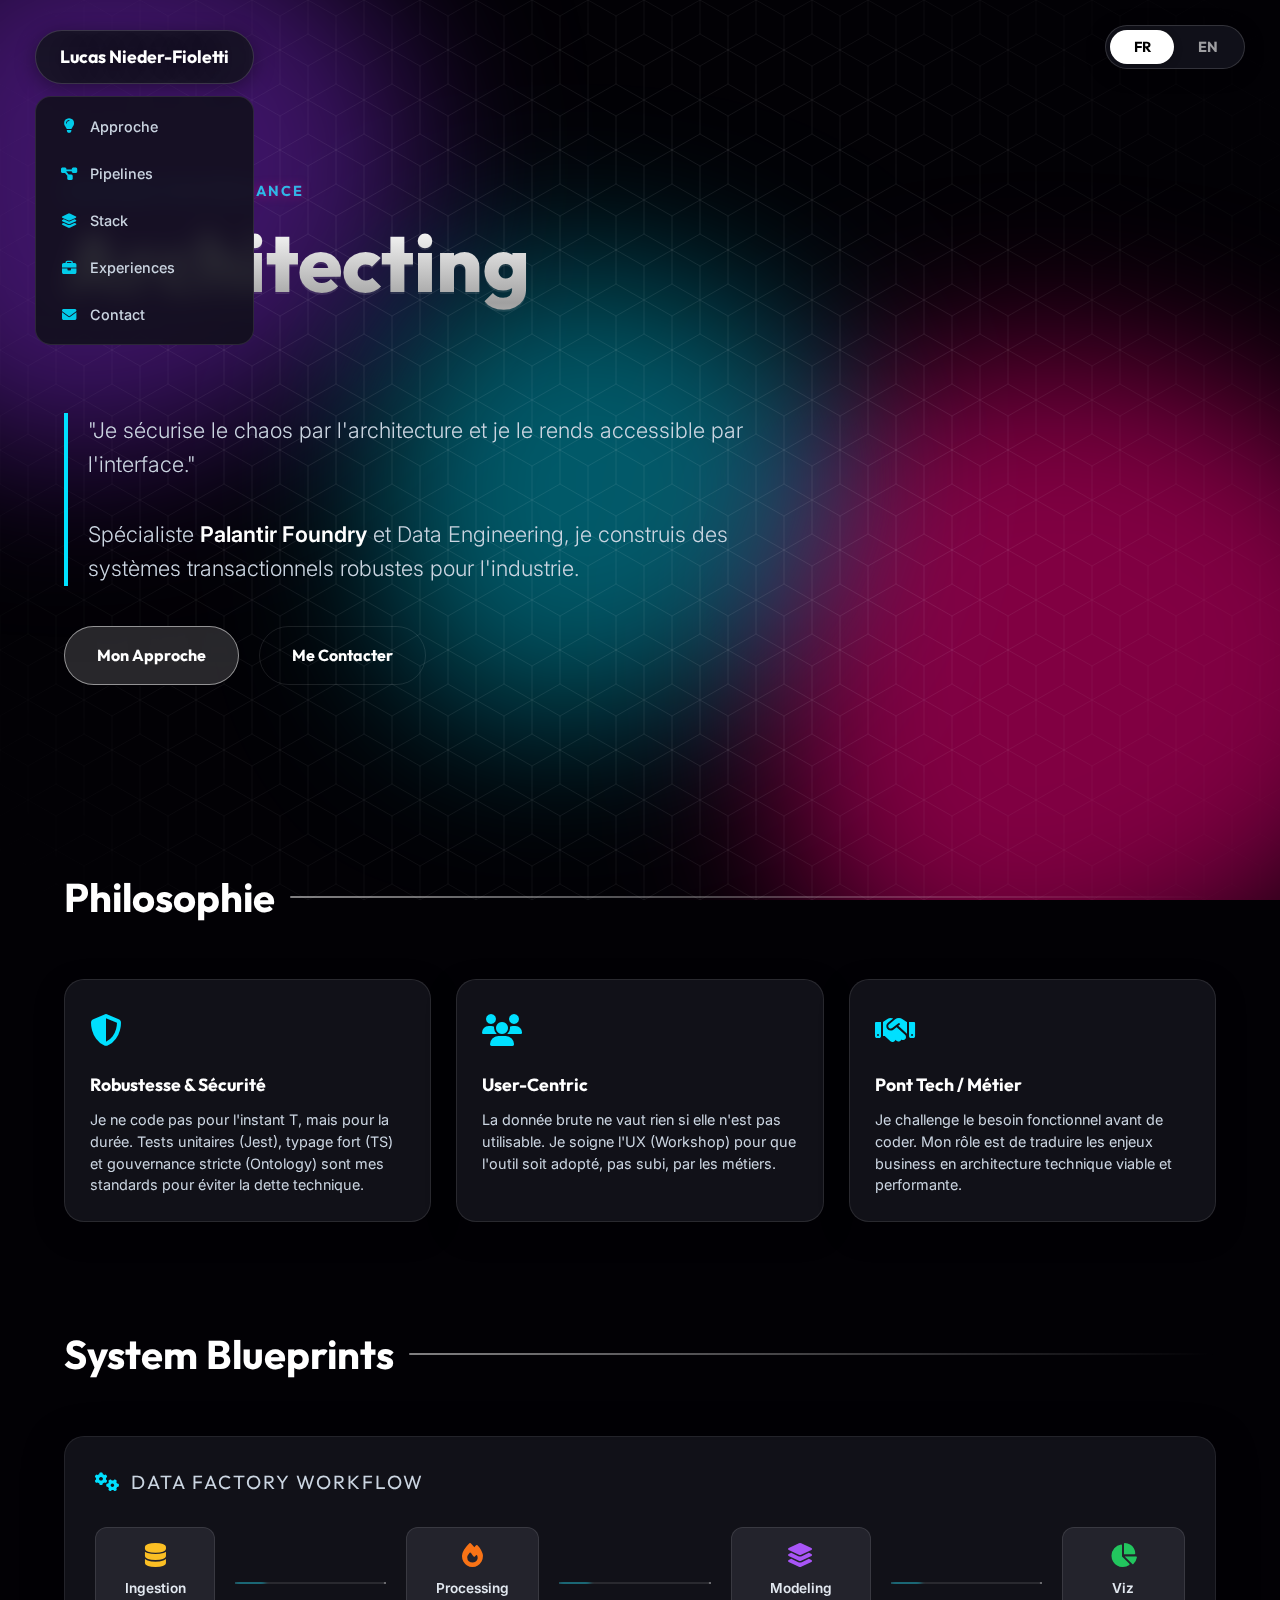
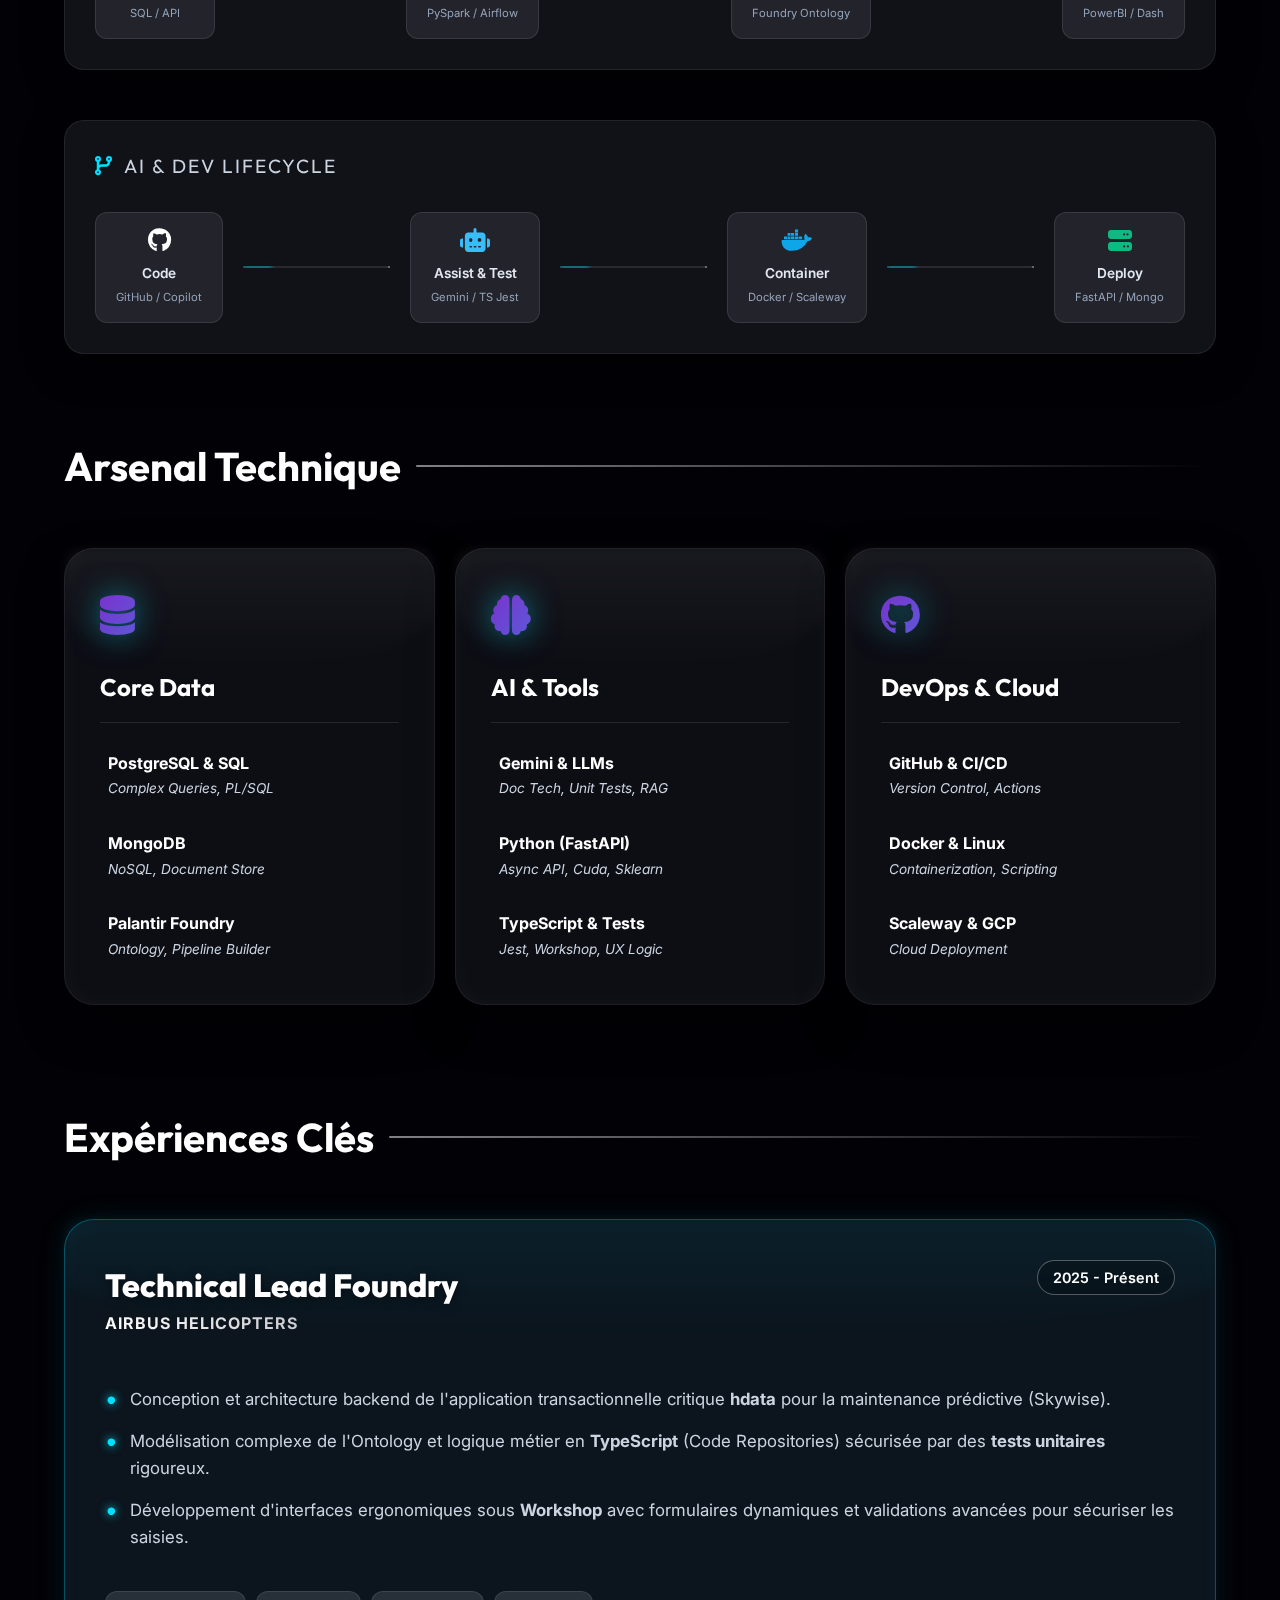
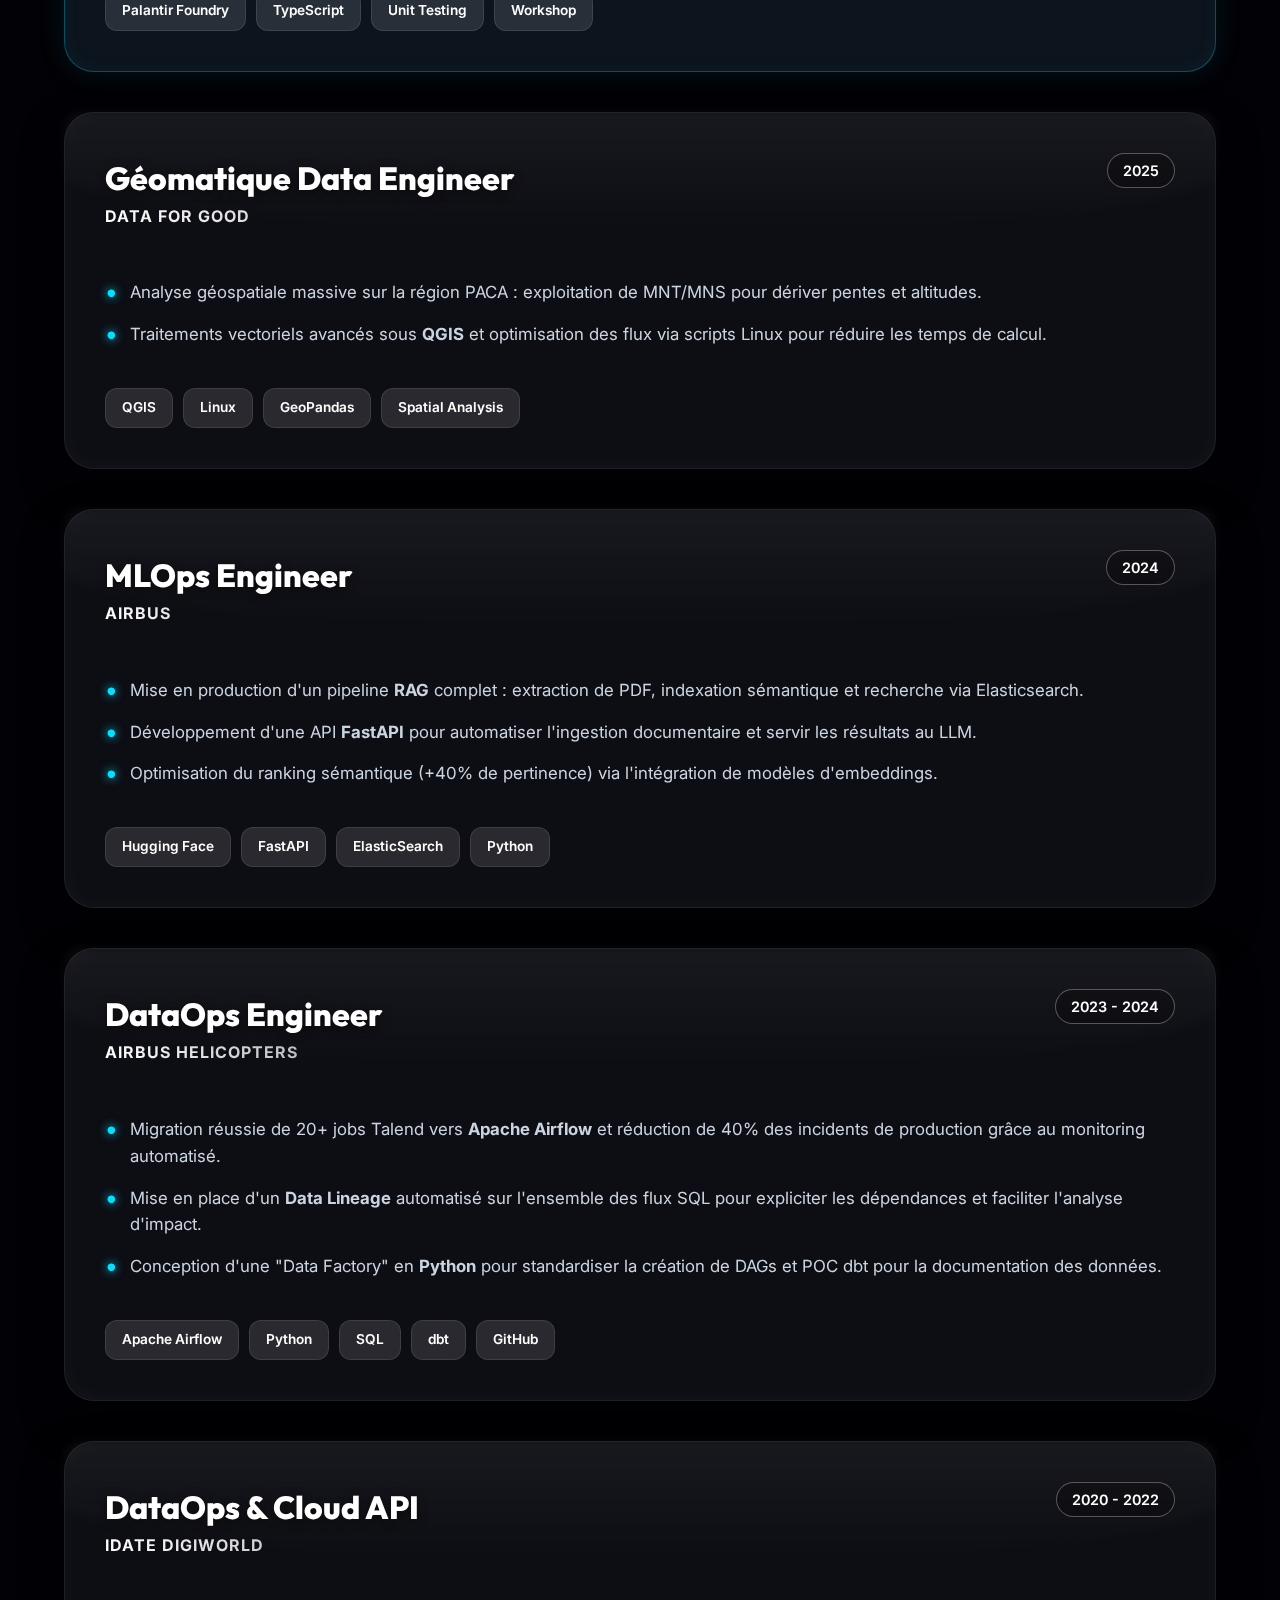
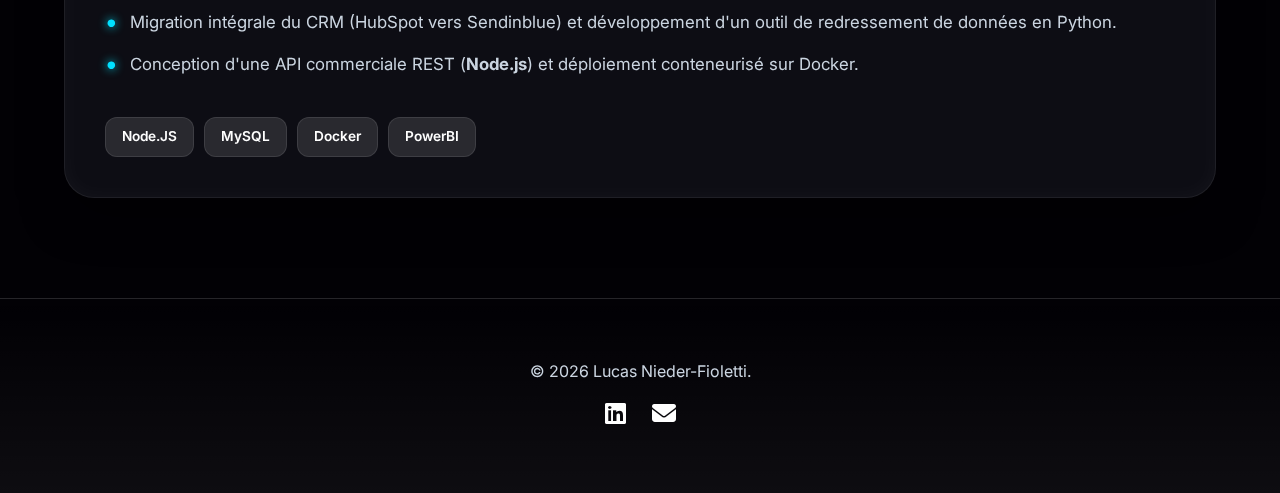
<file: index.html>
<!DOCTYPE html>
<html lang="fr">
<head>
    <meta charset="UTF-8">
    <meta name="viewport" content="width=device-width, initial-scale=1.0">
    <title>Lucas Nieder-Fioletti</title>
    <link href="https://fonts.googleapis.com/css2?family=Outfit:wght@300;500;700;800&family=Inter:wght@300;400;600&display=swap" rel="stylesheet">
    <link rel="stylesheet" href="https://cdnjs.cloudflare.com/ajax/libs/font-awesome/6.4.0/css/all.min.css">
    <style>
        :root { 
            --bg: #020105; 
            --text-main: #ffffff; 
            --text-muted: #cbd5e1; 

            /* VIVID PALETTE */
            --gradient-1: #ff0080; 
            --gradient-2: #7928ca; 
            --gradient-3: #ff4d4d; 
            --gradient-4: #00e0ff; 
        }

        * { margin: 0; padding: 0; box-sizing: border-box; }
        html { scroll-behavior: smooth; }
        body { 
            background-color: var(--bg); 
            color: var(--text-main); 
            font-family: 'Inter', sans-serif; 
            overflow-x: hidden; 
            line-height: 1.6; 
        }

        /* TRANSITIONS */
        .fade-text {
            transition: opacity 0.3s ease-in-out, transform 0.3s ease-in-out;
            opacity: 1;
            transform: translateY(0);
        }
        .fade-text.hiding {
            opacity: 0;
            transform: translateY(-5px); 
        }

        /* BRAND & NAV CONTAINER - DESKTOP (FIXED) */
        .brand-container {
            position: fixed; top: 30px; left: 35px; z-index: 1000;
            display: flex; flex-direction: column; align-items: flex-start; gap: 12px;
            max-width: 250px; 
        }

        .brand-name {
            font-family: 'Outfit', sans-serif; font-weight: 700; font-size: 1.1rem; 
            color: white; text-shadow: 0 0 20px rgba(0,0,0,0.5);
            background: rgba(20, 20, 30, 0.85);
            backdrop-filter: blur(16px);
            padding: 12px 24px; border-radius: 30px; border: 1px solid rgba(255, 255, 255, 0.15);
            transition: 0.3s; text-decoration: none;
            white-space: nowrap; 
            box-shadow: 0 4px 20px rgba(0,0,0,0.4);
        }
        .brand-name:hover { border-color: rgba(255,255,255,0.4); background: rgba(255, 255, 255, 0.95); color: black; }

        /* NAV MENU (DESKTOP) */
        .nav-menu {
            background: rgba(15, 15, 25, 0.85);
            backdrop-filter: blur(12px);
            padding: 8px; 
            border-radius: 16px; 
            border: 1px solid rgba(255, 255, 255, 0.1);
            display: flex; flex-direction: column; gap: 4px;
            width: 100%; 
            min-width: 160px;
        }

        .nav-link {
            color: var(--text-muted); text-decoration: none; font-size: 0.9rem; font-weight: 500;
            transition: 0.2s; padding: 10px 16px; border-radius: 10px;
            display: flex; align-items: center; gap: 12px;
        }
        .nav-link:hover { color: white; background: rgba(255,255,255,0.15); transform: translateX(5px); }
        .nav-link i { font-size: 0.9rem; width: 18px; text-align: center; color: var(--gradient-4); opacity: 0.9; }

        /* MOBILE NAV (HIDDEN ON DESKTOP) */
        .mobile-nav-bar {
            display: none; /* Default hidden */
            position: fixed; top: 0; left: 0; width: 100%; height: 70px;
            background: rgba(10, 10, 15, 0.9); backdrop-filter: blur(15px);
            z-index: 2000;
            align-items: center; justify-content: space-between;
            padding: 0 20px;
            border-bottom: 1px solid rgba(255,255,255,0.1);
        }
        .mobile-logo { font-family: 'Outfit'; font-weight: 700; color: white; font-size: 1.1rem; text-decoration: none; }
        .mobile-toggle { font-size: 1.5rem; color: white; cursor: pointer; }

        .mobile-menu-overlay {
            position: fixed; top: 70px; left: 0; width: 100%; height: 0;
            background: rgba(5, 5, 10, 0.98);
            z-index: 1999; overflow: hidden; transition: 0.3s ease-in-out;
            display: flex; flex-direction: column; align-items: center; justify-content: center; gap: 20px;
        }
        .mobile-menu-overlay.active { height: calc(100vh - 70px); }
        .mobile-link { font-family: 'Outfit'; font-size: 1.5rem; color: white; text-decoration: none; font-weight: 700; }

        .pill-switch-container {
            position: fixed; top: 25px; right: 35px; z-index: 1000;
            background: rgba(20, 20, 30, 0.8); backdrop-filter: blur(12px);
            border: 1px solid rgba(255, 255, 255, 0.15); border-radius: 30px;
            padding: 4px; display: flex; cursor: pointer; width: 140px; height: 44px;
            align-items: center; justify-content: space-between;
            box-shadow: 0 4px 20px rgba(0,0,0,0.3);
        }
        .pill-slider {
            position: absolute; top: 4px; left: 4px; width: 64px; height: 34px;
            background: white; border-radius: 20px;
            transition: transform 0.3s cubic-bezier(0.4, 0.0, 0.2, 1); z-index: 1;
            box-shadow: 0 2px 10px rgba(0,0,0,0.2);
        }
        .pill-switch-container.en-active .pill-slider { transform: translateX(66px); }
        .pill-option {
            flex: 1; text-align: center; font-family: 'Outfit'; font-weight: 700; font-size: 0.9rem;
            z-index: 2; transition: color 0.3s; user-select: none; line-height: 34px;
        }
        .pill-option.fr { color: #000; }
        .pill-option.en { color: rgba(255,255,255,0.6); }
        .pill-switch-container.en-active .pill-option.fr { color: rgba(255,255,255,0.6); }
        .pill-switch-container.en-active .pill-option.en { color: #000; }

        /* BACKGROUND */
        .aurora-container { position: fixed; top: 0; left: 0; width: 100%; height: 100vh; z-index: -2; overflow: hidden; pointer-events: none; }
        @keyframes floatLiquid {
            0% { transform: translate(0, 0) scale(1) rotate(0deg); }
            33% { transform: translate(30px, -50px) scale(1.1) rotate(5deg); } 
            66% { transform: translate(-20px, 20px) scale(0.9) rotate(-3deg); }
            100% { transform: translate(0, 0) scale(1) rotate(0deg); }
        }
        .aurora-blob { 
            position: absolute; border-radius: 40% 60% 70% 30% / 40% 50% 60% 50%; 
            filter: blur(80px); 
            animation: floatLiquid 20s infinite ease-in-out alternate; 
            mix-blend-mode: hard-light; opacity: 0.5; 
        }
        .blob-1 { top: -10%; left: -10%; width: 60vh; height: 60vh; background: var(--gradient-2); }
        .blob-2 { bottom: -10%; right: -10%; width: 70vh; height: 70vh; background: var(--gradient-1); animation-delay: -5s; }
        .blob-3 { top: 30%; left: 30%; width: 50vh; height: 50vh; background: var(--gradient-4); animation-delay: -8s; opacity: 0.4; }

        .hex-overlay {
            position: fixed; top: 0; left: 0; width: 100%; height: 100%; z-index: -1; pointer-events: none;
            background-image: url("data:image/svg+xml,%3Csvg xmlns='http://www.w3.org/2000/svg' width='56' height='100' viewBox='0 0 56 100'%3E%3Cpath d='M28 66L0 50L0 16L28 0L56 16L56 50L28 66L28 100' fill='none' stroke='rgba(255,255,255,0.08)' stroke-width='1'/%3E%3Cpath d='M28 0L28 34L0 50L0 84L28 100L56 84L56 50L28 34' fill='none' stroke='rgba(255,255,255,0.08)' stroke-width='1'/%3E%3C/svg%3E");
            mask-image: radial-gradient(circle at center, black 40%, transparent 100%);
            -webkit-mask-image: radial-gradient(circle at center, black 40%, transparent 100%);
        }

        .container { max-width: 1200px; margin: 0 auto; padding: 0 24px; position: relative; }

        header { 
            min-height: 85vh; 
            display: flex; flex-direction: column; justify-content: center; 
            position: relative; 
            padding-top: 100px; 
        }

        @keyframes liquidText { 0% { background-position: 0% 50%; } 50% { background-position: 100% 50%; } 100% { background-position: 0% 50%; } }
        .hero-label { 
            font-family: 'Outfit'; font-weight: 700; letter-spacing: 2px; text-transform: uppercase; font-size: 0.9rem; margin-bottom: 20px; 
            background: linear-gradient(90deg, var(--gradient-4), var(--gradient-1), var(--gradient-3)); background-size: 200% 200%; 
            -webkit-background-clip: text; -webkit-text-fill-color: transparent; 
            animation: liquidText 3s linear infinite; filter: drop-shadow(0 0 5px rgba(255, 0, 128, 0.5));
        }
        h1 { 
            font-family: 'Outfit', sans-serif; font-size: 5rem; line-height: 1; font-weight: 800; margin-bottom: 30px; 
            background: linear-gradient(to bottom, #ffffff 0%, #a0a0a0 50%, #ffffff 100%); 
            -webkit-background-clip: text; -webkit-text-fill-color: transparent; 
            filter: drop-shadow(0 2px 0px rgba(255,255,255,0.1));
            min-height: 160px;
        }
        .hero-desc { 
            font-size: 1.35rem; color: var(--text-muted); max-width: 700px; margin-bottom: 40px; 
            font-weight: 300;
            border-left: 4px solid var(--gradient-4); padding-left: 20px;
        }
        .hero-desc strong { color: white; font-weight: 600; }

        .cursor { display: inline-block; width: 4px; height: 1em; background-color: var(--gradient-4); animation: blink 1s step-end infinite; margin-left: 5px; vertical-align: middle; }
        @keyframes blink { 0%, 100% { opacity: 1; } 50% { opacity: 0; } }

        .cta-group { display: flex; gap: 20px; }
        .btn { padding: 16px 32px; border-radius: 50px; font-weight: 700; text-decoration: none; transition: 0.3s; font-family: 'Outfit'; position: relative; overflow: hidden; }
        .btn-primary { 
            color: white; border: 1px solid rgba(255,255,255,0.5);
            background: rgba(255,255,255,0.15); backdrop-filter: blur(10px);
            box-shadow: inset 0 0 20px rgba(255,255,255,0.2), 0 0 20px rgba(var(--gradient-1), 0.4);
        }
        .btn-primary:hover { transform: scale(1.05); box-shadow: inset 0 0 30px rgba(255,255,255,0.4), 0 0 40px rgba(255, 0, 128, 0.6); border-color: white; }
        .btn-secondary { background: transparent; color: white; border: 1px solid rgba(255,255,255,0.1); }
        .btn-secondary:hover { background: rgba(255,255,255,0.1); border-color: white; }

        .section-header { font-family: 'Outfit'; font-size: 2.5rem; margin: 100px 0 50px; display: flex; align-items: center; gap: 15px; scroll-margin-top: 100px; }
        .section-header::after { content: ''; flex-grow: 1; height: 2px; background: linear-gradient(90deg, rgba(255,255,255,0.5), transparent); border-radius: 2px; }

        /* CARDS */
        .mindset-grid { display: grid; grid-template-columns: repeat(3, 1fr); gap: 25px; margin-bottom: 80px; }
        .mindset-card {
            background: rgba(20, 20, 28, 0.85); border: 1px solid rgba(255, 255, 255, 0.1);
            border-radius: 20px; padding: 25px; transition: 0.3s; backdrop-filter: blur(12px); box-shadow: 0 10px 30px rgba(0,0,0,0.3);
        }
        .mindset-card:hover { background: rgba(30, 30, 40, 0.95); transform: translateY(-5px); border-color: var(--gradient-4); }
        .mindset-icon { font-size: 2rem; color: var(--gradient-4); margin-bottom: 15px; }
        .mindset-title { font-family: 'Outfit'; font-weight: 700; font-size: 1.1rem; margin-bottom: 10px; color: white; }
        .mindset-text { font-size: 0.9rem; color: var(--text-muted); line-height: 1.5; }

        .cards-grid { display: grid; grid-template-columns: 1fr; gap: 40px; }

        .liquid-card {
            position: relative;
            background: rgba(18, 18, 25, 0.7); border-radius: 30px; padding: 40px;
            backdrop-filter: blur(50px) saturate(150%); -webkit-backdrop-filter: blur(50px) saturate(150%);
            box-shadow: inset 0 0 20px 2px rgba(255, 255, 255, 0.03), 0 20px 50px -10px rgba(0, 0, 0, 0.6);
            border: 1px solid rgba(255, 255, 255, 0.08); transition: 0.5s cubic-bezier(0.23, 1, 0.32, 1);
            overflow: visible; display: flex; flex-direction: column;
        }
        .liquid-card::after {
            content: ''; position: absolute; top: 0; left: 0; right: 0; height: 120px;
            background: linear-gradient(180deg, rgba(255,255,255,0.08) 0%, rgba(255,255,255,0) 100%);
            border-radius: 30px 30px 100% 100%; opacity: 0.6; pointer-events: none; filter: blur(5px);
        }
        .liquid-card::before {
            content: ""; position: absolute; inset: 0; border-radius: 30px; padding: 2px; 
            background: radial-gradient(600px circle at var(--mouse-x) var(--mouse-y), rgba(255, 255, 255, 0.9), transparent 40%);
            -webkit-mask: linear-gradient(#fff 0 0) content-box, linear-gradient(#fff 0 0); -webkit-mask-composite: xor; mask-composite: exclude;
            pointer-events: none; opacity: 0; transition: opacity 0.5s;
        }
        .liquid-card:hover::before { opacity: 1; }
        .liquid-card:hover { transform: translateY(-10px) scale(1.02); box-shadow: 0 30px 60px -10px rgba(0, 0, 0, 0.7), 0 0 40px rgba(var(--gradient-2), 0.2); }

        .liquid-card.featured {
            background: rgba(15, 25, 35, 0.8); border-color: rgba(0, 224, 255, 0.3);
            box-shadow: 0 0 30px rgba(0, 224, 255, 0.1), inset 0 0 20px rgba(0, 224, 255, 0.05);
        }
        .liquid-card.featured::after {
            background: linear-gradient(180deg, rgba(0, 224, 255, 0.1) 0%, transparent 100%);
        }

        .exp-header { display: flex; justify-content: space-between; align-items: flex-start; margin-bottom: 25px; flex-wrap: wrap; gap: 10px; position: relative; z-index: 2; }
        .exp-role { font-family: 'Outfit'; font-size: 2rem; font-weight: 800; color: white; text-shadow: 0 2px 10px rgba(0,0,0,0.5); }
        .exp-company { color: white; font-weight: 700; letter-spacing: 1px; background: linear-gradient(90deg, #fff, #a1a1aa); -webkit-background-clip: text; -webkit-text-fill-color: transparent; }
        .exp-date { font-size: 0.9rem; color: #fff; border: 1px solid rgba(255,255,255,0.3); padding: 5px 15px; border-radius: 50px; background: rgba(0,0,0,0.2); font-weight: 600; }

        .exp-list { margin: 25px 0; list-style: none; color: var(--text-muted); font-size: 1.05rem; position: relative; z-index: 2; }
        .exp-list li { margin-bottom: 15px; padding-left: 25px; position: relative; }
        .exp-list li::before { content: '•'; color: var(--gradient-4); position: absolute; left: 0; font-size: 1.5rem; line-height: 1rem; top: 5px; text-shadow: 0 0 10px var(--gradient-4); }

        .tech-flow { display: flex; gap: 10px; flex-wrap: wrap; position: relative; z-index: 2; }
        .tech-badge { font-size: 0.85rem; padding: 8px 16px; border-radius: 12px; background: rgba(255,255,255,0.1); border: 1px solid rgba(255,255,255,0.1); color: white; font-weight: 600; backdrop-filter: blur(5px); transition: 0.2s; }
        .tech-badge:hover { background: white; color: black; box-shadow: 0 0 15px white; }

        .skills-grid { 
            display: grid; grid-template-columns: repeat(3, 1fr); gap: 20px; align-items: stretch;
        }
        .skill-box { text-align: left; padding: 35px; height: 100%; } 
        .skill-icon { font-size: 2.5rem; margin-bottom: 20px; background: linear-gradient(135deg, var(--gradient-2), var(--gradient-4)); -webkit-background-clip: text; -webkit-text-fill-color: transparent; filter: drop-shadow(0 0 15px rgba(0, 224, 255, 0.5)); }
        .skill-title { font-family: 'Outfit'; font-weight: 700; font-size: 1.5rem; margin-bottom: 20px; border-bottom: 1px solid rgba(255,255,255,0.1); padding-bottom: 15px; }

        .tech-list-vertical { display: flex; flex-direction: column; gap: 15px; flex-grow: 1; }
        .tech-item { display: flex; flex-direction: column; position: relative; cursor: pointer; padding: 8px; border-radius: 8px; transition: background 0.2s; }
        .tech-item:hover { background: rgba(255,255,255,0.05); }

        .tooltip-box {
            position: absolute; bottom: 100%; left: 50%; transform: translateX(-50%) translateY(-10px); width: 260px;
            background: rgba(15, 15, 20, 0.95); border: 1px solid rgba(255,255,255,0.2); box-shadow: 0 10px 30px rgba(0,0,0,0.5), 0 0 20px rgba(var(--gradient-4), 0.2);
            color: #e2e8f0; padding: 15px; border-radius: 12px; font-size: 0.85rem; line-height: 1.5; z-index: 100; opacity: 0; pointer-events: none;
            transition: all 0.3s cubic-bezier(0.175, 0.885, 0.32, 1.275); backdrop-filter: blur(10px);
        }
        .tooltip-box::after {
            content: ''; position: absolute; top: 100%; left: 50%; margin-left: -8px; border-width: 8px; border-style: solid;
            border-color: rgba(15, 15, 20, 0.95) transparent transparent transparent;
        }
        .tech-item:hover .tooltip-box { opacity: 1; transform: translateX(-50%) translateY(0); }

        .tech-name { font-weight: 700; color: white; font-size: 1rem; margin-bottom: 2px; }
        .tech-detail { font-size: 0.85rem; color: var(--text-muted); font-style: italic; }

        .pipeline-container { display: flex; flex-direction: column; gap: 50px; margin-top: 20px; }
        .pipeline-card {
            background: rgba(20, 20, 28, 0.85); border: 1px solid rgba(255,255,255,0.08); border-radius: 20px; padding: 30px;
            position: relative; overflow: hidden; box-shadow: 0 10px 40px rgba(0,0,0,0.4);
        }
        .pipeline-title {
            font-family: 'Outfit'; font-size: 1.2rem; margin-bottom: 30px; color: var(--text-muted); text-transform: uppercase; letter-spacing: 2px;
            display: flex; align-items: center; gap: 10px;
        }
        .pipeline-title i { color: var(--gradient-4); }

        .flow-diagram { display: flex; align-items: center; justify-content: space-between; flex-wrap: wrap; gap: 20px; position: relative; z-index: 2; }
        @keyframes nodePulse { 0% { box-shadow: 0 0 0 0 rgba(0, 224, 255, 0.1); } 70% { box-shadow: 0 0 0 10px rgba(0, 224, 255, 0); } 100% { box-shadow: 0 0 0 0 rgba(0, 224, 255, 0); } }

        .flow-node {
            background: rgba(40, 40, 50, 0.8); border: 1px solid rgba(255,255,255,0.1); padding: 15px 20px; border-radius: 12px;
            text-align: center; min-width: 120px; transition: 0.3s; position: relative; animation: nodePulse 3s infinite;
        }
        .flow-node:nth-child(1) { animation-delay: 0s; }
        .flow-node:nth-child(3) { animation-delay: 1s; }
        .flow-node:nth-child(5) { animation-delay: 2s; }
        .flow-node:nth-child(7) { animation-delay: 3s; }
        .flow-node:hover { border-color: var(--gradient-4); background: rgba(0, 224, 255, 0.1); transform: translateY(-3px); box-shadow: 0 5px 20px rgba(0,0,0,0.3); animation: none; }

        .node-icon { font-size: 1.5rem; margin-bottom: 8px; color: white; display: block; }
        .node-label { font-size: 0.85rem; font-weight: 600; color: #e2e8f0; }
        .node-sub { font-size: 0.7rem; color: #94a3b8; margin-top: 4px; display: block; }

        .flow-arrow { flex-grow: 1; height: 2px; background: rgba(255,255,255,0.1); position: relative; min-width: 30px; overflow: hidden; }
        .flow-arrow::after { content: '►'; position: absolute; right: -6px; top: -7px; font-size: 10px; color: rgba(255,255,255,0.3); }
        .flow-arrow::before { content: ''; position: absolute; top: 0; left: 0; bottom: 0; width: 20%; background: var(--gradient-4); filter: blur(2px); animation: flowMove 2s linear infinite; }
        @keyframes flowMove { 0% { transform: translateX(-100%); opacity: 0; } 50% { opacity: 1; } 100% { transform: translateX(600%); opacity: 0; } }

        footer { margin-top: 100px; padding: 60px 0; border-top: 1px solid rgba(255,255,255,0.1); text-align: center; color: var(--text-muted); background: linear-gradient(to top, rgba(255,255,255,0.05), transparent); }

        /* --- MOBILE OPTIMIZATIONS --- */
        @media (max-width: 900px) { 
            /* Hide the Desktop Brand Container */
            .brand-container { display: none; }

            /* Show Mobile Nav Bar */
            .mobile-nav-bar { display: flex; }

            /* Adjust Container Padding */
            .container { padding-top: 80px; } 

            /* Adjust Header */
            header { min-height: auto; padding-top: 40px; }
            h1 { font-size: 3rem; } 
            .hero-desc { font-size: 1.1rem; }

            /* Switch pill position for mobile (inside the overlay or top right below header?) 
               For now, let's keep it fixed but ensure it's below the header */
            .pill-switch-container { top: 80px; right: 20px; z-index: 900; transform: scale(0.9); transform-origin: top right; }

            /* Grid Adjustments */
            .skills-grid { grid-template-columns: 1fr; }
            .mindset-grid { grid-template-columns: 1fr; }

            /* Flow Diagram Mobile */
            .flow-diagram { flex-direction: column; align-items: stretch; }
            .flow-arrow { height: 30px; width: 2px; margin: 0 auto; background: linear-gradient(to bottom, rgba(255,255,255,0.1), transparent); }
            .flow-arrow::after { content: '▼'; top: auto; bottom: -8px; right: -4px; }
            .flow-arrow::before { animation: flowMoveVertical 2s linear infinite; width: 100%; height: 20%; }
            @keyframes flowMoveVertical { 0% { transform: translateY(-100%); opacity: 0; } 50% { opacity: 1; } 100% { transform: translateY(600%); opacity: 0; } }

            .tooltip-box { display: none; }
        }
    </style>
</head>
<body>
    <div class="aurora-container">
        <div class="aurora-blob blob-1"></div>
        <div class="aurora-blob blob-2"></div>
        <div class="aurora-blob blob-3"></div>
    </div>
    <div class="hex-overlay"></div>

    <!-- MOBILE NAV BAR (NEW) -->
    <div class="mobile-nav-bar">
        <a href="#" class="mobile-logo">Lucas Nieder-Fioletti</a>
        <div class="mobile-toggle" onclick="toggleMobileMenu()"><i class="fas fa-bars"></i></div>
    </div>

    <!-- MOBILE MENU OVERLAY (NEW) -->
    <div class="mobile-menu-overlay" id="mobileMenu">
        <a href="#approach" class="mobile-link" onclick="toggleMobileMenu()">Approche</a>
        <a href="#blueprints" class="mobile-link" onclick="toggleMobileMenu()">Pipelines</a>
        <a href="#tech-stack" class="mobile-link" onclick="toggleMobileMenu()">Stack</a>
        <a href="#experiences" class="mobile-link" onclick="toggleMobileMenu()">Experiences</a>
        <a href="mailto:lucas.nieder-fioletti@outlook.com" class="mobile-link" onclick="toggleMobileMenu()">Contact</a>
    </div>

    <!-- BRAND NAME & NAVIGATION (DESKTOP ONLY) -->
    <div class="brand-container">
        <a href="#" class="brand-name">Lucas Nieder-Fioletti</a>
        <nav class="nav-menu">
            <a href="#approach" class="nav-link"><i class="fas fa-lightbulb"></i> Approche</a>
            <a href="#blueprints" class="nav-link"><i class="fas fa-project-diagram"></i> Pipelines</a>
            <a href="#tech-stack" class="nav-link"><i class="fas fa-layer-group"></i> Stack</a>
            <a href="#experiences" class="nav-link"><i class="fas fa-briefcase"></i> Experiences</a>
            <a href="mailto:lucas.nieder-fioletti@outlook.com" class="nav-link"><i class="fas fa-envelope"></i> Contact</a>
        </nav>
    </div>

    <div class="pill-switch-container" onclick="toggleLang()">
        <div class="pill-slider"></div>
        <div class="pill-option fr">FR</div>
        <div class="pill-option en">EN</div>
    </div>

    <div class="container">

        <header>
            <div class="hero-label fade-text" data-fr="Available for Freelance" data-en="Available for Freelance">Available for Freelance</div>

            <h1 id="typing-title" class="fade-text" data-fr="Architecting<br>Liquid Data." data-en="Architecting<br>Liquid Data."></h1>

            <p class="hero-desc fade-text" 
               data-fr="&quot;Je sécurise le chaos par l'architecture et je le rends accessible par l'interface.&quot;<br><br>Spécialiste <strong>Palantir Foundry</strong> et Data Engineering, je construis des systèmes transactionnels robustes pour l'industrie."
               data-en="&quot;I secure chaos through architecture and make it accessible through the interface.&quot;<br><br>Specialist in <strong>Palantir Foundry</strong> and Data Engineering, I build robust transactional systems for the industry.">
               "Je sécurise le chaos par l'architecture et je le rends accessible par l'interface."<br><br>
               Spécialiste <strong>Palantir Foundry</strong> et Data Engineering, je construis des systèmes transactionnels robustes pour l'industrie.
            </p>
            <div class="cta-group">
                <a href="#approach" class="btn btn-primary fade-text" data-fr="Mon Approche" data-en="My Approach">Mon Approche</a>
                <a href="mailto:lucas.nieder-fioletti@outlook.com" class="btn btn-secondary fade-text" data-fr="Me Contacter" data-en="Contact Me">Me Contacter</a>
            </div>
        </header>

        <h2 id="approach" class="section-header fade-text" data-fr="Philosophie" data-en="Philosophy">Philosophie</h2>
        <div class="mindset-grid">
            <div class="mindset-card">
                <div class="mindset-icon"><i class="fas fa-shield-alt"></i></div>
                <div class="mindset-title">Robustesse & Sécurité</div>
                <div class="mindset-text">Je ne code pas pour l'instant T, mais pour la durée. Tests unitaires (Jest), typage fort (TS) et gouvernance stricte (Ontology) sont mes standards pour éviter la dette technique.</div>
            </div>
            <div class="mindset-card">
                <div class="mindset-icon"><i class="fas fa-users"></i></div>
                <div class="mindset-title">User-Centric</div>
                <div class="mindset-text">La donnée brute ne vaut rien si elle n'est pas utilisable. Je soigne l'UX (Workshop) pour que l'outil soit adopté, pas subi, par les métiers.</div>
            </div>
            <div class="mindset-card">
                <div class="mindset-icon"><i class="fas fa-handshake"></i></div>
                <div class="mindset-title">Pont Tech / Métier</div>
                <div class="mindset-text">Je challenge le besoin fonctionnel avant de coder. Mon rôle est de traduire les enjeux business en architecture technique viable et performante.</div>
            </div>
        </div>

        <h2 id="blueprints" class="section-header fade-text" data-fr="System Blueprints" data-en="System Blueprints">System Blueprints</h2>

        <div class="pipeline-container">
            <div class="pipeline-card">
                <div class="pipeline-title"><i class="fas fa-cogs"></i> Data Factory Workflow</div>
                <div class="flow-diagram">
                    <div class="flow-node"><i class="fas fa-database node-icon" style="color:#fbbf24"></i><span class="node-label">Ingestion</span><span class="node-sub">SQL / API</span></div>
                    <div class="flow-arrow"></div>
                    <div class="flow-node"><i class="fas fa-fire node-icon" style="color:#f97316"></i><span class="node-label">Processing</span><span class="node-sub">PySpark / Airflow</span></div>
                    <div class="flow-arrow"></div>
                    <div class="flow-node"><i class="fas fa-layer-group node-icon" style="color:#a855f7"></i><span class="node-label">Modeling</span><span class="node-sub">Foundry Ontology</span></div>
                    <div class="flow-arrow"></div>
                    <div class="flow-node"><i class="fas fa-chart-pie node-icon" style="color:#22c55e"></i><span class="node-label">Viz</span><span class="node-sub">PowerBI / Dash</span></div>
                </div>
            </div>
            <div class="pipeline-card">
                <div class="pipeline-title"><i class="fas fa-code-branch"></i> AI & Dev Lifecycle</div>
                <div class="flow-diagram">
                    <div class="flow-node"><i class="fab fa-github node-icon" style="color:#fff"></i><span class="node-label">Code</span><span class="node-sub">GitHub / Copilot</span></div>
                    <div class="flow-arrow"></div>
                    <div class="flow-node"><i class="fas fa-robot node-icon" style="color:#38bdf8"></i><span class="node-label">Assist & Test</span><span class="node-sub">Gemini / TS Jest</span></div>
                    <div class="flow-arrow"></div>
                    <div class="flow-node"><i class="fab fa-docker node-icon" style="color:#0ea5e9"></i><span class="node-label">Container</span><span class="node-sub">Docker / Scaleway</span></div>
                    <div class="flow-arrow"></div>
                    <div class="flow-node"><i class="fas fa-server node-icon" style="color:#10b981"></i><span class="node-label">Deploy</span><span class="node-sub">FastAPI / Mongo</span></div>
                </div>
            </div>
        </div>

        <h2 id="tech-stack" class="section-header fade-text" data-fr="Arsenal Technique" data-en="Technical Arsenal" style="margin-top:80px;">Arsenal Technique</h2>
        <div class="skills-grid">
            <div class="liquid-card skill-box">
                <div class="skill-icon"><i class="fas fa-database"></i></div>
                <div class="skill-title">Core Data</div>
                <div class="tech-list-vertical">
                    <div class="tech-item">
                        <span class="tech-name">PostgreSQL & SQL</span>
                        <span class="tech-detail">Complex Queries, PL/SQL</span>
                        <div class="tooltip-box">SGBD relationnel robuste. Je l'utilise pour le stockage structuré, les requêtes complexes et l'optimisation des performances via indexation.</div>
                    </div>
                    <div class="tech-item">
                        <span class="tech-name">MongoDB</span>
                        <span class="tech-detail">NoSQL, Document Store</span>
                        <div class="tooltip-box">Base NoSQL orientée documents. Idéale pour stocker des données semi-structurées ou des logs JSON massifs.</div>
                    </div>
                    <div class="tech-item">
                        <span class="tech-name">Palantir Foundry</span>
                        <span class="tech-detail">Ontology, Pipeline Builder</span>
                        <div class="tooltip-box">OS de données complet. Je maîtrise Pipeline Builder pour l'ETL et l'Ontology pour modéliser les objets métiers et leurs relations.</div>
                    </div>
                </div>
            </div>

            <div class="liquid-card skill-box">
                <div class="skill-icon"><i class="fas fa-brain"></i></div> 
                <div class="skill-title">AI & Tools</div>
                <div class="tech-list-vertical">
                    <div class="tech-item">
                        <span class="tech-name">Gemini & LLMs</span>
                        <span class="tech-detail">Doc Tech, Unit Tests, RAG</span>
                        <div class="tooltip-box">Intégration de modèles de langage pour la génération de documentation, l'analyse sémantique et les tests unitaires automatisés.</div>
                    </div>
                    <div class="tech-item">
                        <span class="tech-name">Python (FastAPI)</span>
                        <span class="tech-detail">Async API, Cuda, Sklearn</span>
                        <div class="tooltip-box">Développement d'API REST performantes et asynchrones. Utilisation de Pydantic pour la validation et Cuda pour l'accélération GPU.</div>
                    </div>
                    <div class="tech-item">
                        <span class="tech-name">TypeScript & Tests</span>
                        <span class="tech-detail">Jest, Workshop, UX Logic</span>
                        <div class="tooltip-box">Développement de logique frontend robuste pour les interfaces Workshop. Tests unitaires rigoureux avec Jest pour garantir la fiabilité du code métier.</div>
                    </div>
                </div>
            </div>

            <div class="liquid-card skill-box">
                <div class="skill-icon"><i class="fab fa-github"></i></div>
                <div class="skill-title">DevOps & Cloud</div>
                <div class="tech-list-vertical">
                    <div class="tech-item">
                        <span class="tech-name">GitHub & CI/CD</span>
                        <span class="tech-detail">Version Control, Actions</span>
                        <div class="tooltip-box">Gestion de version et automatisation des déploiements via GitHub Actions. Stratégies de branching et Code Review.</div>
                    </div>
                    <div class="tech-item">
                        <span class="tech-name">Docker & Linux</span>
                        <span class="tech-detail">Containerization, Scripting</span>
                        <div class="tooltip-box">Conteneurisation des applications pour assurer la portabilité. Scripting Bash pour l'automatisation des tâches système.</div>
                    </div>
                    <div class="tech-item">
                        <span class="tech-name">Scaleway & GCP</span>
                        <span class="tech-detail">Cloud Deployment</span>
                        <div class="tooltip-box">Déploiement Cloud. Gestion des instances, du stockage objet (S3) et des réseaux privés virtuels.</div>
                    </div>
                </div>
            </div>
        </div>

        <h2 id="experiences" class="section-header fade-text" data-fr="Expériences Clés" data-en="Key Experiences">Expériences Clés</h2>
        <div class="cards-grid" id="cards-container">
             <div class="liquid-card featured">
                <div class="exp-header">
                    <div><div class="exp-role">Technical Lead Foundry</div><div class="exp-company">AIRBUS HELICOPTERS</div></div>
                    <div class="exp-date fade-text" data-fr="2025 - Présent" data-en="2025 - Present">2025 - Présent</div>
                </div>
                <ul class="exp-list">
                    <li class="fade-text" data-fr="Conception et architecture backend de l'application transactionnelle critique <strong>hdata</strong> pour la maintenance prédictive (Skywise)." data-en="Design and backend architecture of the critical transactional application <strong>hdata</strong> for predictive maintenance (Skywise).">Conception et architecture backend de l'application transactionnelle critique <strong>hdata</strong> pour la maintenance prédictive (Skywise).</li>
                    <li class="fade-text" data-fr="Modélisation complexe de l'Ontology et logique métier en <strong>TypeScript</strong> (Code Repositories) sécurisée par des <strong>tests unitaires</strong> rigoureux." data-en="Complex Ontology modeling and business logic in <strong>TypeScript</strong> (Code Repositories) secured by rigorous <strong>unit tests</strong>.">Modélisation complexe de l'Ontology et logique métier en <strong>TypeScript</strong> (Code Repositories) sécurisée par des <strong>tests unitaires</strong> rigoureux.</li>
                    <li class="fade-text" data-fr="Développement d'interfaces ergonomiques sous <strong>Workshop</strong> avec formulaires dynamiques et validations avancées pour sécuriser les saisies." data-en="Development of ergonomic interfaces under <strong>Workshop</strong> with dynamic forms and advanced validations to secure inputs.">Développement d'interfaces ergonomiques sous <strong>Workshop</strong> avec formulaires dynamiques et validations avancées pour sécuriser les saisies.</li>
                </ul>
                <div class="tech-flow">
                    <div class="tech-badge">Palantir Foundry</div><div class="tech-badge">TypeScript</div><div class="tech-badge">Unit Testing</div><div class="tech-badge">Workshop</div>
                </div>
            </div>

            <div class="liquid-card">
                <div class="exp-header">
                    <div><div class="exp-role">Géomatique Data Engineer</div><div class="exp-company">DATA FOR GOOD</div></div>
                    <div class="exp-date">2025</div>
                </div>
                <ul class="exp-list">
                    <li class="fade-text" data-fr="Analyse géospatiale massive sur la région PACA : exploitation de MNT/MNS pour dériver pentes et altitudes." data-en="Massive geospatial analysis on the PACA region: exploitation of DTM/DSM to derive slopes and altitudes.">Analyse géospatiale massive sur la région PACA : exploitation de MNT/MNS pour dériver pentes et altitudes.</li>
                    <li class="fade-text" data-fr="Traitements vectoriels avancés sous <strong>QGIS</strong> et optimisation des flux via scripts Linux pour réduire les temps de calcul." data-en="Advanced vector processing under <strong>QGIS</strong> and flow optimization via Linux scripts to reduce computation times.">Traitements vectoriels avancés sous <strong>QGIS</strong> et optimisation des flux via scripts Linux pour réduire les temps de calcul.</li>
                </ul>
                <div class="tech-flow">
                    <div class="tech-badge">QGIS</div><div class="tech-badge">Linux</div><div class="tech-badge">GeoPandas</div><div class="tech-badge">Spatial Analysis</div>
                </div>
            </div>

            <div class="liquid-card">
                <div class="exp-header">
                    <div><div class="exp-role">MLOps Engineer</div><div class="exp-company">AIRBUS</div></div>
                    <div class="exp-date">2024</div>
                </div>
                <ul class="exp-list">
                    <li class="fade-text" data-fr="Mise en production d'un pipeline <strong>RAG</strong> complet : extraction de PDF, indexation sémantique et recherche via Elasticsearch." data-en="Production deployment of a complete <strong>RAG</strong> pipeline: PDF extraction, semantic indexing, and search via Elasticsearch.">Mise en production d'un pipeline <strong>RAG</strong> complet : extraction de PDF, indexation sémantique et recherche via Elasticsearch.</li>
                    <li class="fade-text" data-fr="Développement d'une API <strong>FastAPI</strong> pour automatiser l'ingestion documentaire et servir les résultats au LLM." data-en="Development of a <strong>FastAPI</strong> API to automate document ingestion and serve results to the LLM.">Développement d'une API <strong>FastAPI</strong> pour automatiser l'ingestion documentaire et servir les résultats au LLM.</li>
                    <li class="fade-text" data-fr="Optimisation du ranking sémantique (+40% de pertinence) via l'intégration de modèles d'embeddings." data-en="Semantic ranking optimization (+40% relevance) via the integration of embedding models.">Optimisation du ranking sémantique (+40% de pertinence) via l'intégration de modèles d'embeddings.</li>
                </ul>
                <div class="tech-flow">
                    <div class="tech-badge">Hugging Face</div><div class="tech-badge">FastAPI</div><div class="tech-badge">ElasticSearch</div><div class="tech-badge">Python</div>
                </div>
            </div>

            <div class="liquid-card">
                <div class="exp-header">
                    <div><div class="exp-role">DataOps Engineer</div><div class="exp-company">AIRBUS HELICOPTERS</div></div>
                    <div class="exp-date">2023 - 2024</div>
                </div>
                <ul class="exp-list">
                    <li class="fade-text" data-fr="Migration réussie de 20+ jobs Talend vers <strong>Apache Airflow</strong> et réduction de 40% des incidents de production grâce au monitoring automatisé." data-en="Successful migration of 20+ Talend jobs to <strong>Apache Airflow</strong> and 40% reduction in production incidents thanks to automated monitoring.">Migration réussie de 20+ jobs Talend vers <strong>Apache Airflow</strong> et réduction de 40% des incidents de production grâce au monitoring automatisé.</li>
                    <li class="fade-text" data-fr="Mise en place d'un <strong>Data Lineage</strong> automatisé sur l'ensemble des flux SQL pour expliciter les dépendances et faciliter l'analyse d'impact." data-en="Implementation of automated <strong>Data Lineage</strong> on all SQL flows to explicit dependencies and facilitate impact analysis.">Mise en place d'un <strong>Data Lineage</strong> automatisé sur l'ensemble des flux SQL pour expliciter les dépendances et faciliter l'analyse d'impact.</li>
                    <li class="fade-text" data-fr="Conception d'une 'Data Factory' en <strong>Python</strong> pour standardiser la création de DAGs et POC dbt pour la documentation des données." data-en="Design of a 'Data Factory' in <strong>Python</strong> to standardize DAG creation and dbt POC for data documentation.">Conception d'une "Data Factory" en <strong>Python</strong> pour standardiser la création de DAGs et POC dbt pour la documentation des données.</li>
                </ul>
                <div class="tech-flow">
                    <div class="tech-badge">Apache Airflow</div><div class="tech-badge">Python</div><div class="tech-badge">SQL</div><div class="tech-badge">dbt</div><div class="tech-badge">GitHub</div>
                </div>
            </div>

            <div class="liquid-card">
                <div class="exp-header">
                    <div><div class="exp-role">DataOps & Cloud API</div><div class="exp-company">IDATE DIGIWORLD</div></div>
                    <div class="exp-date">2020 - 2022</div>
                </div>
                <ul class="exp-list">
                    <li class="fade-text" data-fr="Migration intégrale du CRM (HubSpot vers Sendinblue) et développement d'un outil de redressement de données en Python." data-en="Full CRM migration (HubSpot to Sendinblue) and development of a data correction tool in Python.">Migration intégrale du CRM (HubSpot vers Sendinblue) et développement d'un outil de redressement de données en Python.</li>
                    <li class="fade-text" data-fr="Conception d'une API commerciale REST (<strong>Node.js</strong>) et déploiement conteneurisé sur Docker." data-en="Design of a commercial REST API (<strong>Node.js</strong>) and containerized deployment on Docker.">Conception d'une API commerciale REST (<strong>Node.js</strong>) et déploiement conteneurisé sur Docker.</li>
                </ul>
                <div class="tech-flow">
                    <div class="tech-badge">Node.JS</div><div class="tech-badge">MySQL</div><div class="tech-badge">Docker</div><div class="tech-badge">PowerBI</div>
                </div>
            </div>
        </div>

    </div>
    <footer>
        <p>© 2026 Lucas Nieder-Fioletti.</p>
        <div style="font-size: 1.5rem; margin-top: 10px;">
            <a href="https://linkedin.com/in/lucas-nieder-fioletti-20598a19a" style="color:white; margin:0 10px;"><i class="fab fa-linkedin"></i></a>
            <a href="mailto:lucas.nieder-fioletti@outlook.com" style="color:white; margin:0 10px;"><i class="fas fa-envelope"></i></a>
        </div>
    </footer>
    <script>
        let currentLang = 'fr';
        let typingTimeouts = []; 

        const titleElement = document.getElementById('typing-title');
        const textLinesFr = ["Architecting", "Liquid Data."];
        const textLinesEn = ["Architecting", "Liquid Data."];

        // --- MOBILE MENU LOGIC ---
        function toggleMobileMenu() {
            const menu = document.getElementById('mobileMenu');
            const toggleIcon = document.querySelector('.mobile-toggle i');

            menu.classList.toggle('active');

            if (menu.classList.contains('active')) {
                toggleIcon.classList.remove('fa-bars');
                toggleIcon.classList.add('fa-times');
            } else {
                toggleIcon.classList.remove('fa-times');
                toggleIcon.classList.add('fa-bars');
            }
        }

        async function typeWriter(textArray) {
            typingTimeouts.forEach(clearTimeout);
            typingTimeouts = [];

            titleElement.innerHTML = "";
            let accumulatedDelay = 0;

            for (let i = 0; i < textArray.length; i++) {
                const line = textArray[i];
                let lineSpan;

                typingTimeouts.push(setTimeout(() => {
                    lineSpan = document.createElement('span');
                    titleElement.appendChild(lineSpan);
                    if (i < textArray.length - 1) {
                        const br = document.createElement('br');
                        titleElement.appendChild(br);
                    }
                }, accumulatedDelay));

                for (let j = 0; j < line.length; j++) {
                    typingTimeouts.push(setTimeout(() => {
                        if(lineSpan) lineSpan.innerHTML += line[j];
                        else {
                            const spans = titleElement.getElementsByTagName('span');
                            if(spans.length > 0) spans[spans.length-1].innerHTML += line[j];
                        }
                    }, accumulatedDelay));
                    accumulatedDelay += 60;
                }

                accumulatedDelay += 200;
            }

            typingTimeouts.push(setTimeout(() => {
                const existingCursors = titleElement.getElementsByClassName('cursor');
                while(existingCursors.length > 0){
                    existingCursors[0].parentNode.removeChild(existingCursors[0]);
                }
                const cursor = document.createElement('span');
                cursor.className = "cursor";
                titleElement.appendChild(cursor);
            }, accumulatedDelay));
        }

        document.body.onmousemove = e => {
            for(const card of document.getElementsByClassName("liquid-card")) {
                const rect = card.getBoundingClientRect(), x = e.clientX - rect.left, y = e.clientY - rect.top;
                card.style.setProperty("--mouse-x", `${x}px`);
                card.style.setProperty("--mouse-y", `${y}px`);
            };
        }

        function toggleLang() {
            const newLang = currentLang === 'fr' ? 'en' : 'fr';

            const pillContainer = document.querySelector('.pill-switch-container');
            if (newLang === 'en') {
                pillContainer.classList.add('en-active');
            } else {
                pillContainer.classList.remove('en-active');
            }

            const elements = document.querySelectorAll('.fade-text');
            elements.forEach(el => {
                if (el.id !== 'typing-title') {
                    el.classList.add('hiding');
                }
            });

            typeWriter(newLang === 'fr' ? textLinesFr : textLinesEn);

            setTimeout(() => {
                elements.forEach(el => {
                    if(el.hasAttribute('data-' + newLang) && el.id !== 'typing-title') {
                        el.innerHTML = el.getAttribute('data-' + newLang);
                    }
                    el.classList.remove('hiding'); 
                });
            }, 300);

            currentLang = newLang;
        }

        window.onload = () => {
            typeWriter(textLinesFr);
        };
    </script>
</body>
</html>
</file>
